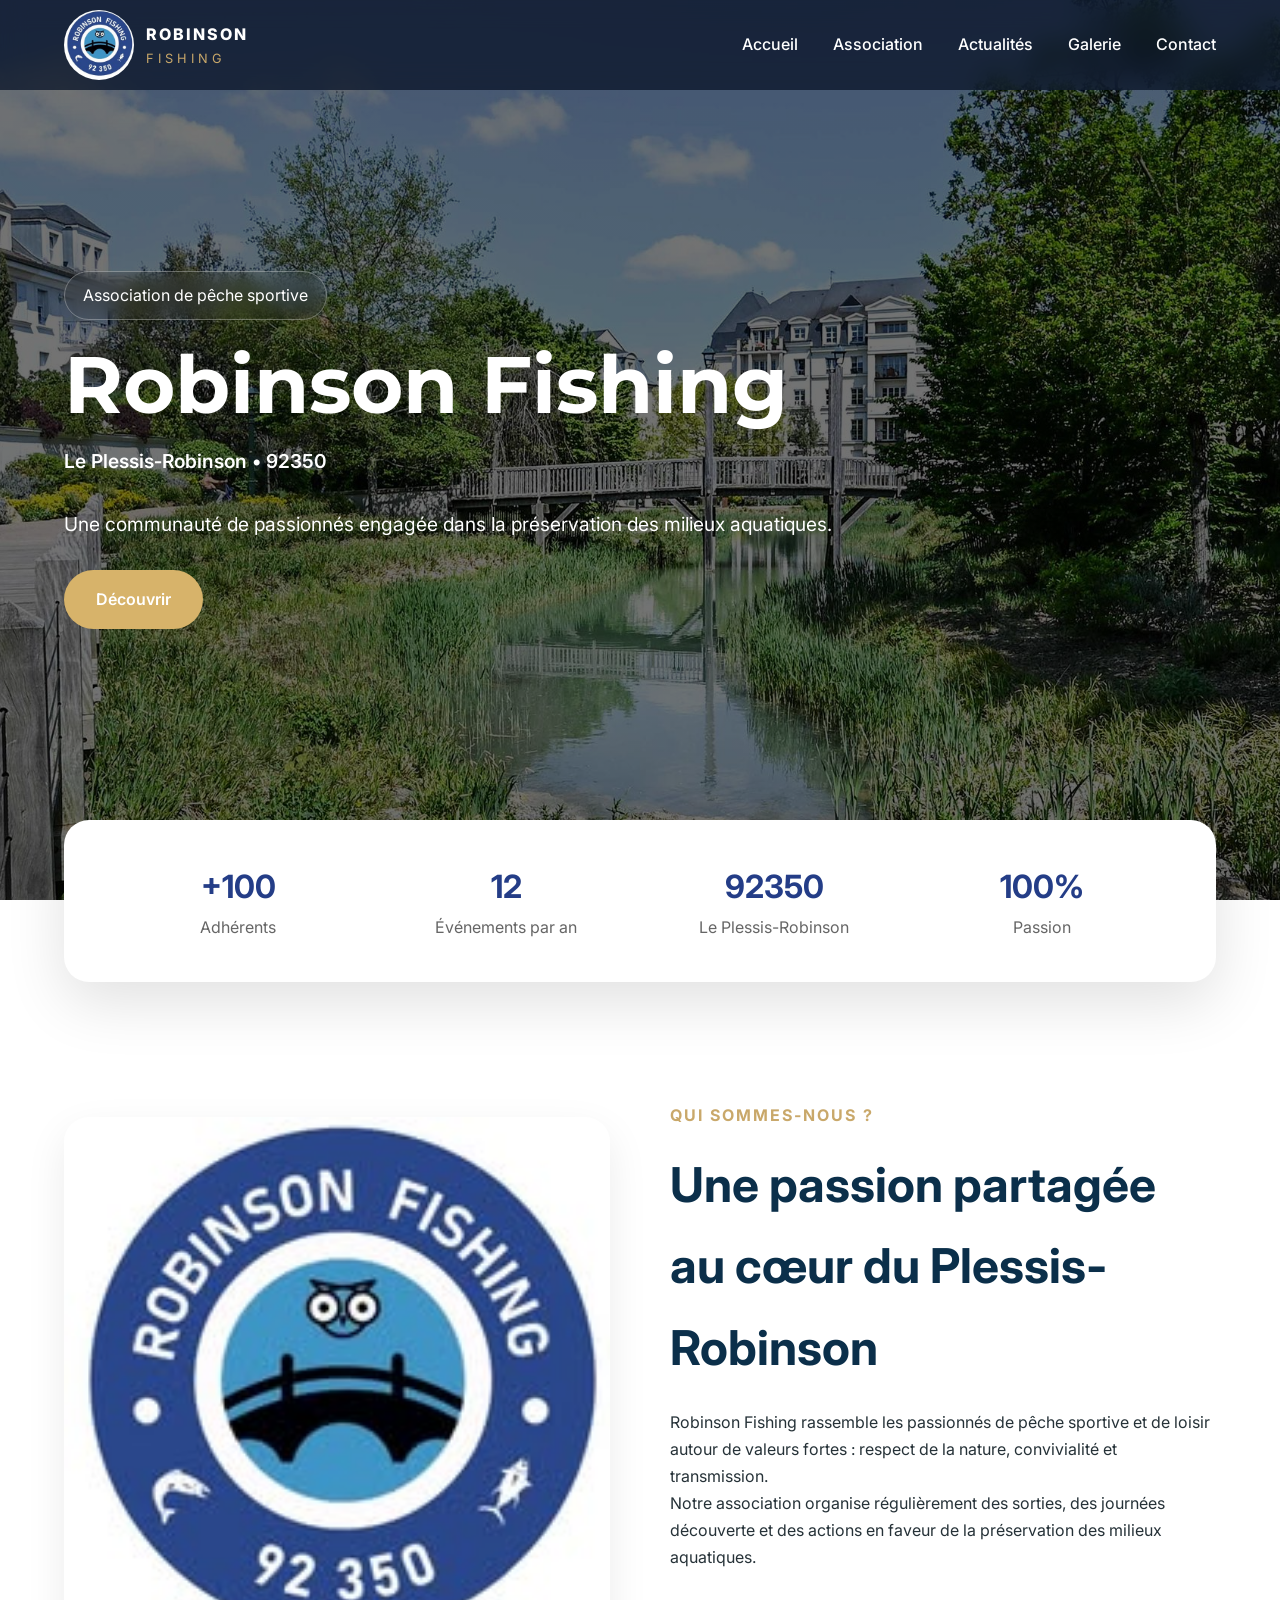
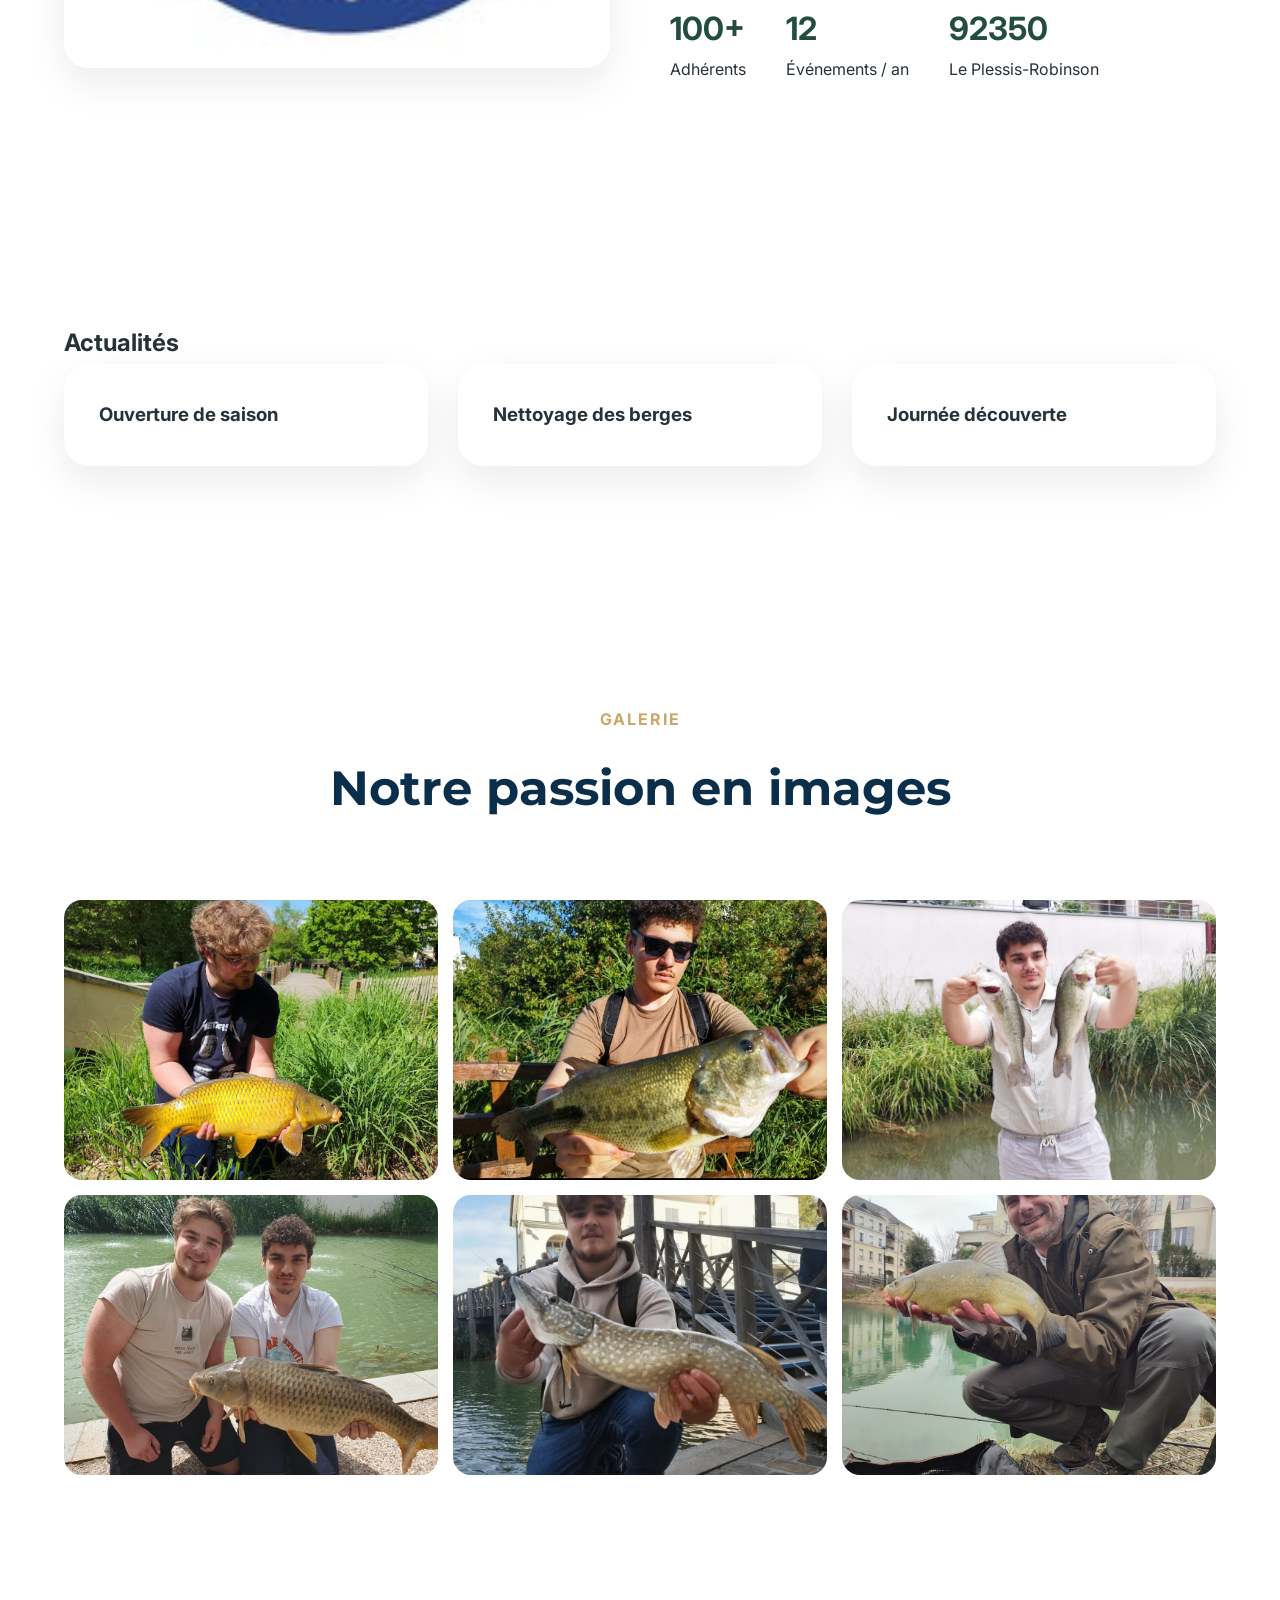
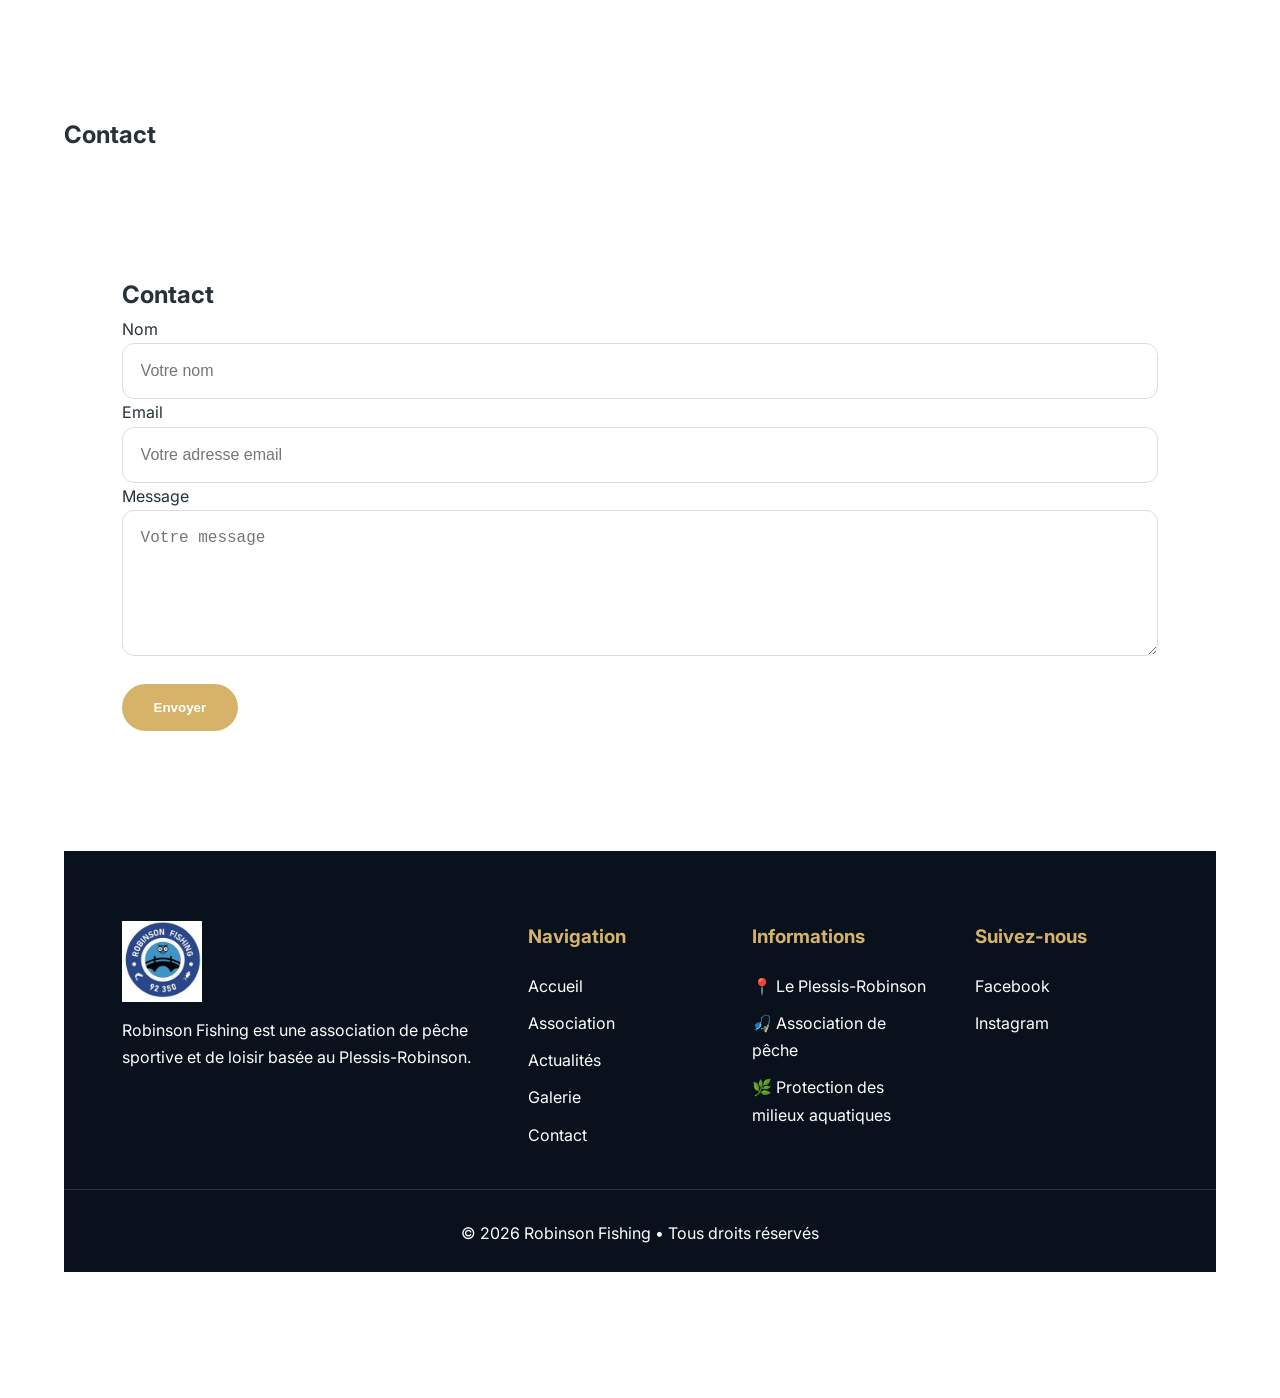
<file: index.html>
<!DOCTYPE html>
<html lang="fr">
<head>
    <meta charset="UTF-8">
    <meta name="viewport" content="width=device-width, initial-scale=1.0">
    <title>Robinson Fishing</title>
    <link href="https://fonts.googleapis.com/css2?family=Inter:wght@300;400;600;700&family=Montserrat:wght@600;700;800&display=swap" rel="stylesheet">
    <link rel="stylesheet" href="style.css">
</head>
<body>
<header>
    <div class="container nav-container">
        <a class="logo" href="#">
            <img src="logo.jpg" class="logo-img" alt="Logo Robinson Fishing">
            <div>
                <div class="logo-title">ROBINSON</div>
                <div class="logo-subtitle">FISHING</div>
            </div>
        </a>
        <nav>
            <ul class="nav-links">
                <li><a href="#accueil">Accueil</a></li>
                <li><a href="#association">Association</a></li>
                <li><a href="#actualites">Actualités</a></li>
                <li><a href="#galerie">Galerie</a></li>
                <li><a href="#contact">Contact</a></li>
            </ul>
        </nav>
    </div>
</header>

<section class="hero" id="accueil">
    <div class="container">
        <span class="badge">Association de pêche sportive</span>
        <h1>Robinson Fishing</h1>
        <p class="location">Le Plessis‑Robinson • 92350</p>
        <p>Une communauté de passionnés engagée dans la préservation des milieux aquatiques.</p>
        <a class="btn" href="#association">Découvrir</a>
    </div>
</section>
<section class="intro-strip">

    <div class="container">

        <div class="intro-card">

            <div>
                <h3>+100</h3>
                <span>Adhérents</span>
            </div>

            <div>
                <h3>12</h3>
                <span>Événements par an</span>
            </div>

            <div>
                <h3>92350</h3>
                <span>Le Plessis-Robinson</span>
            </div>

            <div>
                <h3>100%</h3>
                <span>Passion</span>
            </div>

        </div>

    </div>

</section>
<section id="association" class="section">

    
    <div class="container about-grid">

        <div class="about-image">

            <img src="logo.jpg"
                 alt="Robinson Fishing">

        </div>

        <div class="about-content">

        <span class="section-label">
            QUI SOMMES-NOUS ?
        </span>

            <h2>
                Une passion partagée au cœur du Plessis-Robinson
            </h2>

            <p>
                Robinson Fishing rassemble les passionnés de pêche sportive
                et de loisir autour de valeurs fortes : respect de la nature,
                convivialité et transmission.
            </p>

            <p>
                Notre association organise régulièrement des sorties,
                des journées découverte et des actions en faveur de la
                préservation des milieux aquatiques.
            </p>

            <div class="stats">

                <div class="stat">
                    <h3>100+</h3>
                    <span>Adhérents</span>
                </div>

                <div class="stat">
                    <h3>12</h3>
                    <span>Événements / an</span>
                </div>

                <div class="stat">
                    <h3>92350</h3>
                    <span>Le Plessis-Robinson</span>
                </div>

            </div>

        </div>

    </div>


</section>

<section id="actualites" class="section light">
    <div class="container">
        <h2>Actualités</h2>
        <div class="cards">
            <div class="card"><h3>Ouverture de saison</h3></div>
            <div class="card"><h3>Nettoyage des berges</h3></div>
            <div class="card"><h3>Journée découverte</h3></div>
        </div>
    </div>
</section>

<section id="galerie" class="section container">

    
    <div class="section-heading">

    <span class="section-label">
        GALERIE
    </span>

        <h2>
            Notre passion en images
        </h2>

    </div>

    <div class="gallery-grid">

        <img src="1.jpg" alt="">
        <img src="2.jpg" alt="">
        <img src="3.jpg" alt="">
        <img src="4.jpg" alt="">
        <img src="5.jpg" alt="">
        <img src="6.jpg" alt="">

    </div>


</section>


<section id="contact" class="section container">
    <h2>Contact</h2>
  <section id="contact" class="section container">

        <h2>Contact</h2>

        <form action="https://api.web3forms.com/submit" method="POST">

            <!-- Clé Web3Forms -->
         <input type="hidden" name="access_key" value="9a172b6d-c232-432d-a833-ae14c5f8fe48">
            <!-- Sujet du mail -->
         

            <!-- Anti-spam -->
            <input
                    type="checkbox"
                    name="botcheck"
                    style="display:none;">

            <label for="nom">Nom</label>
            <input
                    id="nom"
                    name="Nom"
                    type="text"
                    placeholder="Votre nom"
                    required>

            <label for="email">Email</label>
            <input
                    id="email"
                    name="Email"
                    type="email"
                    placeholder="Votre adresse email"
                    required>

            <label for="message">Message</label>
            <textarea
                    id="message"
                    name="Message"
                    placeholder="Votre message"
                    rows="6"
                    required></textarea>

            <button
                    type="submit"
                    class="btn">
                Envoyer
            </button>

        </form>

    </section>

<footer>


    <div class="container footer-grid">

        <div class="footer-col">

            <img src="logo.jpg"
                 alt="Logo Robinson Fishing"
                 class="footer-logo">

            <p>
                Robinson Fishing est une association de pêche sportive
                et de loisir basée au Plessis-Robinson.
            </p>

        </div>

        <div class="footer-col">

            <h3>Navigation</h3>

            <ul>

                <li><a href="#accueil">Accueil</a></li>
                <li><a href="#association">Association</a></li>
                <li><a href="#actualites">Actualités</a></li>
                <li><a href="#galerie">Galerie</a></li>
                <li><a href="#contact">Contact</a></li>

            </ul>

        </div>

        <div class="footer-col">

            <h3>Informations</h3>

            <ul>

                <li>📍 Le Plessis-Robinson</li>
                <li>🎣 Association de pêche</li>
                <li>🌿 Protection des milieux aquatiques</li>

            </ul>

        </div>

        <div class="footer-col">

            <h3>Suivez-nous</h3>

            <ul>

                <li><a href="#">Facebook</a></li>
                <li><a href="#">Instagram</a></li>

            </ul>

        </div>

    </div>

    <div class="footer-bottom">

        © 2026 Robinson Fishing • Tous droits réservés

    </div>


</footer>

<script src="script.js"></script>
</body>
</html>
</file>
<file: style.css>
/* ROBINSON FISHING - STYLE COMPLET */

*{margin:0;padding:0;box-sizing:border-box}
html{scroll-behavior:smooth}
:root{
    --primary:#0B2F4A;
    --secondary:#234D3C;
    --gold:#C9A86A;
    --white:#fff;
    --light:#F8FAFC;
    --text:#263238;
    --shadow:0 15px 40px rgba(0,0,0,.08);
    --radius:18px;
    --transition:.35s ease;
}
body{
    font-family:'Inter',sans-serif;
    color:var(--text);
    background:var(--white);
    line-height:1.7;
    overflow-x:hidden;
}
img{width:100%;display:block}
a{text-decoration:none}
ul{list-style:none}
.container{width:min(1200px,90%);margin:auto}
.section{padding:120px 0}
.bg-light{background:var(--light)}

.section-label{
    display:inline-block;
    color:var(--gold);
    font-weight:700;
    letter-spacing:2px;
    text-transform:uppercase;
    margin-bottom:15px;
}
.section-heading{text-align:center;margin-bottom:70px}
.section-heading h2{
    font-size:3rem;
    color:var(--primary);
    font-family:'Montserrat',sans-serif;
}

/* HEADER */
header{
    position:fixed;top:0;left:0;width:100%;
    z-index:1000;
    backdrop-filter:blur(12px);
    background:rgba(8,17,28,.35);
}
.nav-container{
    display:flex;justify-content:space-between;
    align-items:center;height:90px;
}
.logo{display:flex;align-items:center;gap:12px}
.logo-icon{font-size:2rem}
.logo-text{display:flex;flex-direction:column}
.logo-title{color:#fff;font-weight:800;letter-spacing:2px}
.logo-subtitle{color:var(--gold);letter-spacing:4px;font-size:.8rem}
.logo-img{
    width:70px;
    height:70px;

    object-fit:cover;

    border-radius:50%;

    background:white;
}
.nav-links{display:flex;gap:35px}
.nav-links a{color:#fff;font-weight:500}
.btn-nav,.btn-primary{
    background:var(--gold);
    color:#fff;
    padding:14px 24px;
    border:none;
    border-radius:50px;
    display:inline-block;
    cursor:pointer;
}
.hero{

    min-height:100vh;

    background:
            linear-gradient(
                    rgba(0,0,0,.55),
                    rgba(0,0,0,.55)
            ),
            url("hero.jpg");

    background-size:cover;

    background-position:center center;

}


.hero-overlay{
    position:absolute;inset:0;
    background:linear-gradient(90deg,rgba(5,18,28,.85),rgba(5,18,28,.35));
}
.hero-content{
    position:relative;
    z-index:2;
    max-width:700px;
}
.hero-badge{
    display:inline-block;
    padding:10px 18px;
    border:1px solid rgba(255,255,255,.3);
    border-radius:50px;
    color:#fff;
    margin-bottom:25px;
}
.hero h1{
    font-size:5rem;
    line-height:1;
    color:#fff;
    margin-bottom:20px;
    font-family:'Montserrat',sans-serif;
}
.hero p{
    color:#fff;
    font-size:1.2rem;
    margin-bottom:30px;
}
.hero-buttons{display:flex;gap:20px}
.btn-secondary{
    border:1px solid rgba(255,255,255,.4);
    color:#fff;
    padding:14px 24px;
    border-radius:50px;
}
.scroll-indicator{display:none}

/* ABOUT */
.about-grid{
    display:grid;
    grid-template-columns:1fr 1fr;
    gap:60px;
    align-items:center;
}
.about-image img{
    border-radius:25px;
    box-shadow:var(--shadow);
}
.about-content h2{
    font-size:3rem;
    color:var(--primary);
    margin-bottom:20px;
}
.stats{
    display:flex;
    gap:40px;
    margin-top:30px;
}
.stat h3{
    font-size:2rem;
    color:var(--secondary);
}

/* CARDS */
.cards{
    display:grid;
    grid-template-columns:repeat(3,1fr);
    gap:30px;
}
.card{
    background:#fff;
    padding:35px;
    border-radius:25px;
    box-shadow:var(--shadow);
    transition:.3s;
}
.card:hover{transform:translateY(-8px)}
.card-icon{
    width:70px;height:70px;
    display:flex;
    align-items:center;
    justify-content:center;
    border-radius:50%;
    background:#EDF7F0;
    font-size:2rem;
    margin-bottom:20px;
}

/* NEWS */
.news-grid{
    display:grid;
    grid-template-columns:repeat(3,1fr);
    gap:30px;
}
.news-card{
    background:#fff;
    border-radius:20px;
    overflow:hidden;
    box-shadow:var(--shadow);
}
.news-content{padding:25px}
.date{
    color:var(--gold);
    font-weight:700;
    font-size:.85rem;
}

/* GALLERY */
.gallery-grid{
    display:grid;
    grid-template-columns:repeat(3,1fr);
    gap:15px;
}
.gallery-grid img{
    height:280px;
    object-fit:cover;
    border-radius:18px;
}

/* CTA */
.cta{
    padding:90px 0;
    background:var(--primary);
    color:#fff;
}
.cta-container{
    display:flex;
    justify-content:space-between;
    align-items:center;
    gap:30px;
}
.cta h2{margin-bottom:15px}

/* CONTACT */
.contact-form{
    max-width:900px;
    margin:auto;
}
.form-group{
    display:grid;
    grid-template-columns:1fr 1fr;
    gap:20px;
    margin-bottom:20px;
}
input,textarea{
    width:100%;
    padding:18px;
    border:1px solid #ddd;
    border-radius:12px;
    font-size:1rem;
}
textarea{margin-bottom:20px}

/* FOOTER */
footer{
    background:#08111c;
    color:#fff;
    padding-top:70px;
}
.footer-grid{
    display:grid;
    grid-template-columns:2fr 1fr 1fr;
    gap:40px;
}
.footer-grid h4,
.footer-grid h3{
    margin-bottom:15px;
}
.footer-grid a{
    color:#ddd;
}
.footer-bottom{
    text-align:center;
    padding:25px;
    margin-top:40px;
    border-top:1px solid rgba(255,255,255,.1);
}

/* RESPONSIVE */
@media(max-width:992px){
    .hero h1{font-size:3.5rem}
    .about-grid,
    .news-grid,
    .cards,
    .footer-grid{
        grid-template-columns:1fr;
    }
    .gallery-grid{
        grid-template-columns:1fr 1fr;
    }
}

@media(max-width:768px){
    .nav-links{display:none}
    .hero h1{font-size:2.7rem}
    .section{padding:80px 0}
    .hero-buttons,
    .stats,
    .cta-container,
    .form-group{
        flex-direction:column;
        display:flex;
    }
    .gallery-grid{
        grid-template-columns:1fr;
    }
}
/* COMPATIBILITE HTML ACTUEL */

.badge{
    display:inline-block;
    padding:10px 18px;
    border:1px solid rgba(255,255,255,.3);
    border-radius:50px;
    color:white;
    margin-bottom:25px;
    backdrop-filter:blur(10px);
}

.location{
    color:#D7B36A;
    font-size:1.2rem;
    font-weight:600;
    margin-bottom:20px;
}

.btn{
    display:inline-block;

    background:#D7B36A;

    color:white;

    padding:16px 32px;

    border-radius:50px;

    font-weight:600;

    border:none;

    cursor:pointer;

    transition:.3s;
}

.btn:hover{
    transform:translateY(-3px);
}

.hero{
    position:relative;
    display:flex;
    align-items:center;
}

.hero .container{
    position:relative;
    z-index:2;
}

.intro-strip{

    position:relative;

    margin-top:-80px;

    z-index:20;

}

.intro-card{

    background:white;

    border-radius:25px;

    box-shadow:0 20px 60px rgba(0,0,0,.12);

    display:grid;

    grid-template-columns:repeat(4,1fr);

    padding:40px;

    text-align:center;

}

.intro-card h3{

    color:#243D87;

    font-size:2rem;

}

.intro-card span{

    color:#666;

}

.footer-grid{

    display:grid;

    grid-template-columns:2fr 1fr 1fr 1fr;

    gap:40px;

}

.footer-col h3{

    margin-bottom:20px;

    color:#D7B36A;

}

.footer-col ul{

    display:flex;

    flex-direction:column;

    gap:10px;

}

.footer-col a{

    color:white;

}

.footer-logo{

    width:80px;

    margin-bottom:15px;

}

.footer-bottom{

    text-align:center;

    padding-top:30px;

    margin-top:40px;

    border-top:1px solid rgba(255,255,255,.15);

}
</file>
